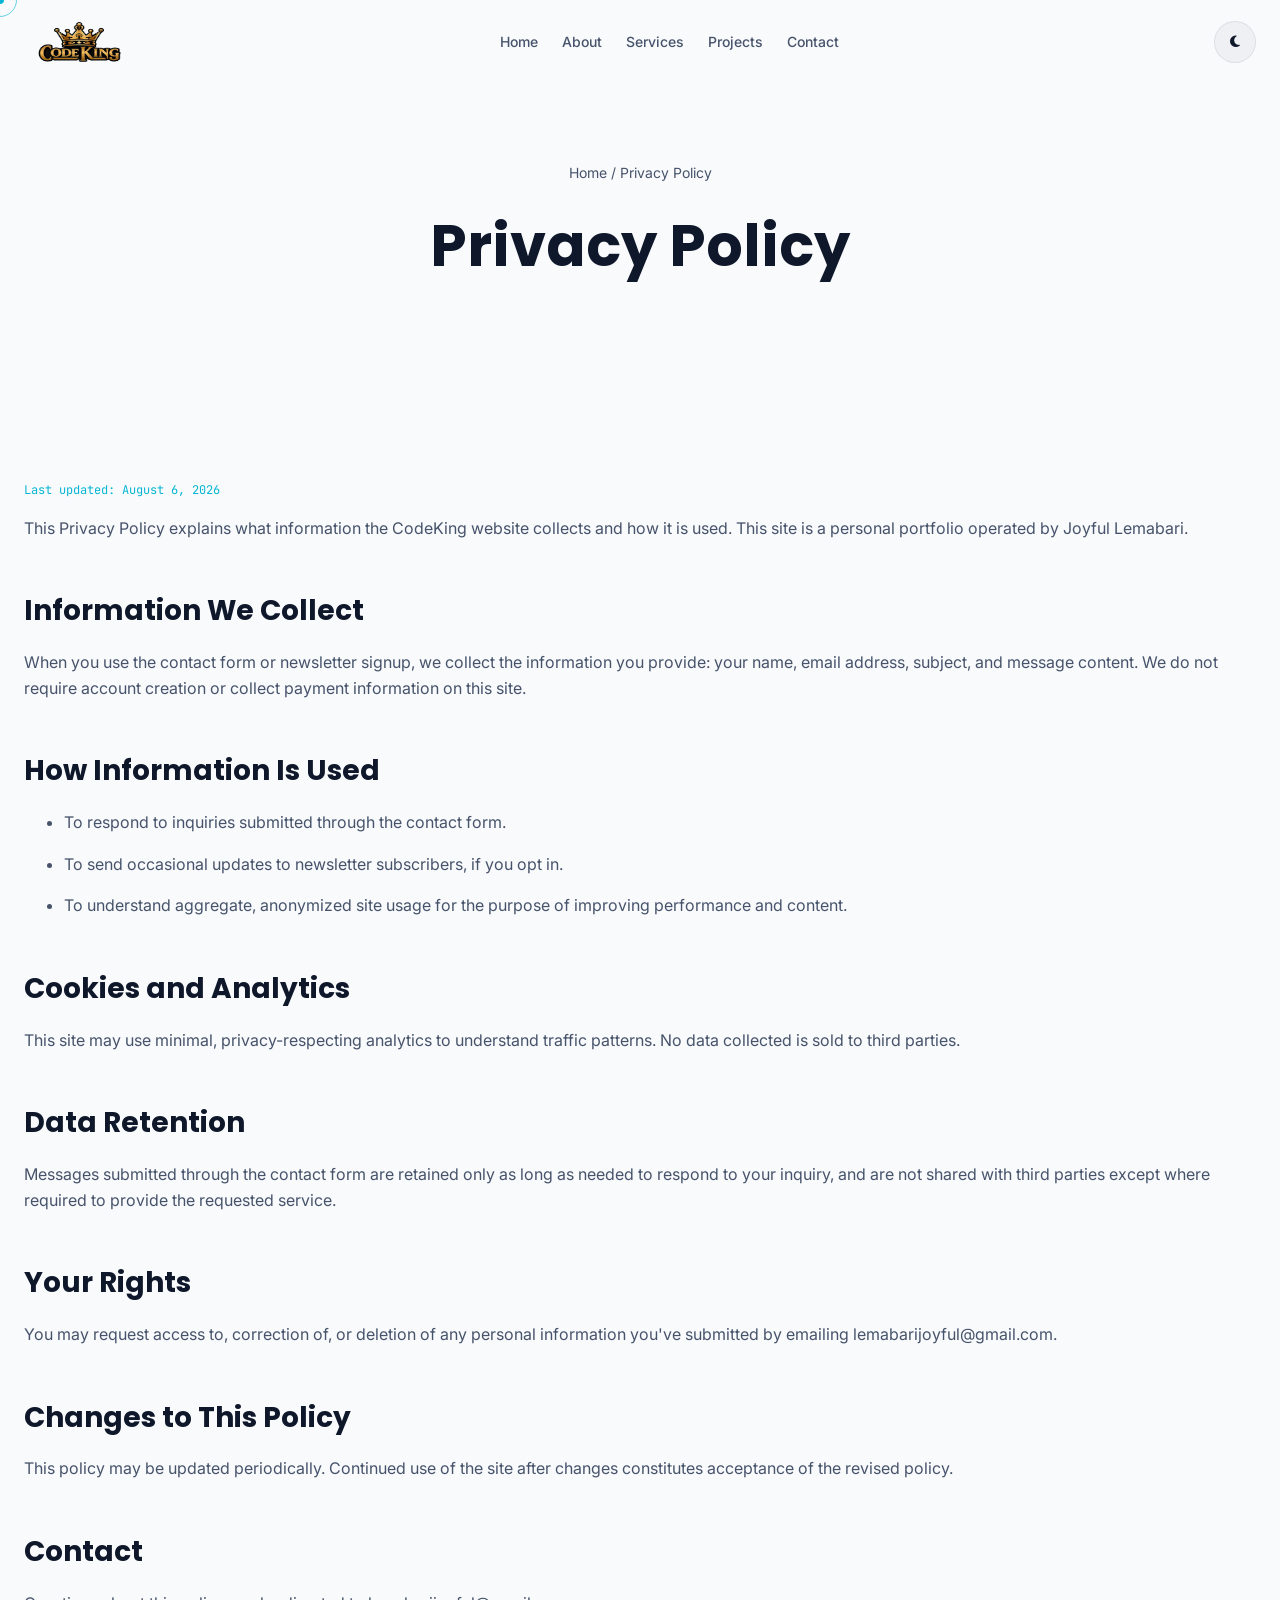
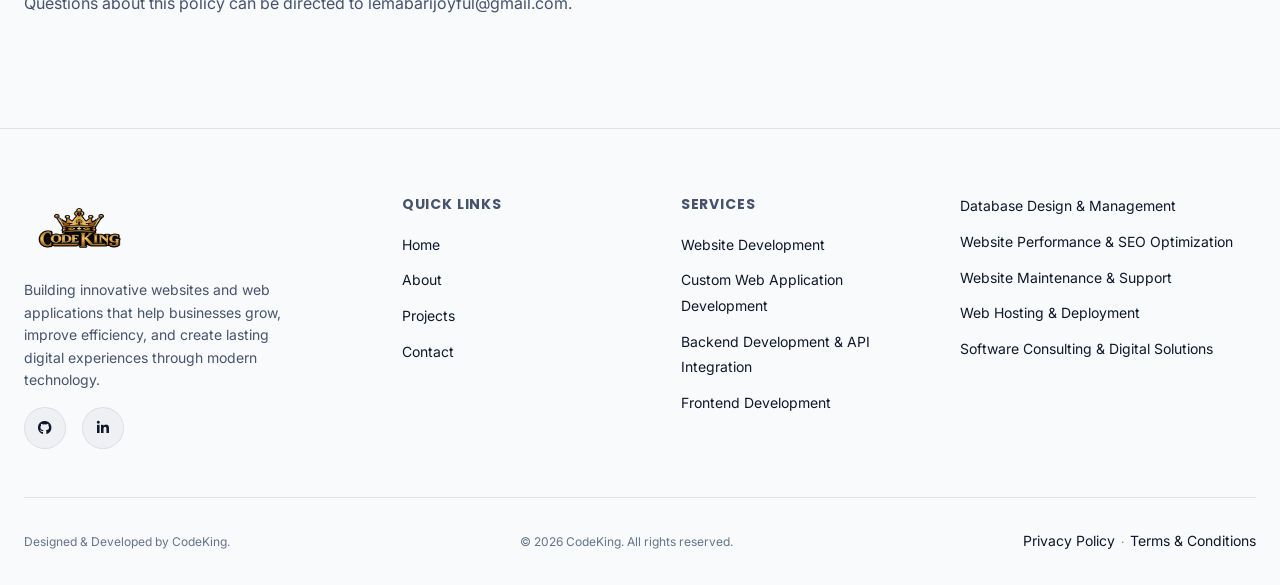
<file: privacy.html>
<!DOCTYPE html>
<html lang="en">
<head>
<meta charset="UTF-8">
<meta name="viewport" content="width=device-width, initial-scale=1.0">
<title>Privacy Policy | CodeKing</title>
<meta name="description" content="Privacy policy for the CodeKing website — how information submitted through this site is collected and used.">
<link rel="canonical" href="https://codeking-six.vercel.app/privacy.html">
<link rel="icon" href="images/logos/logo.png" type="image/png">
<link rel="preconnect" href="https://fonts.googleapis.com">
<link href="https://fonts.googleapis.com/css2?family=Poppins:wght@500;600;700&family=Inter:wght@400;500;600&family=JetBrains+Mono:wght@400;500;700&display=swap" rel="stylesheet">
<link rel="stylesheet" href="https://cdnjs.cloudflare.com/ajax/libs/font-awesome/6.5.1/css/all.min.css">
<link rel="stylesheet" href="css/variables.css">
<link rel="stylesheet" href="css/style.css">
<link rel="stylesheet" href="css/animations.css">
<link rel="stylesheet" href="css/utilities.css">
<link rel="stylesheet" href="css/responsive.css">
</head>
<body>
<a class="skip-link" href="#main">Skip to content</a>
<div class="cursor-dot"></div><div class="cursor-glow"></div>

<header class="header">
  <div class="container header__inner">
    <a href="index.html" class="brand"><span class="brand__mar"></span> <img src="images/logos/logo.png" alt="CodeKing Logo" style="height: 70px; width: 90px;"></a>
    <nav class="nav" aria-label="Primary">
      <ul class="nav__list">
        <li><a href="index.html" class="nav__link">Home</a></li>
        <li><a href="about.html" class="nav__link">About</a></li>
        <li><a href="services.html" class="nav__link">Services</a></li>
        <li><a href="projects.html" class="nav__link">Projects</a></li>
        <!-- <li><a href="resume.html" class="nav__link">Resume</a></li> -->
        <li><a href="contact.html" class="nav__link">Contact</a></li>
      </ul>
    </nav>
    <div class="header__actions">
      <button class="theme-toggle" id="themeToggle" aria-label="Toggle theme"><i class="fa-solid fa-sun"></i></button>
      <button class="nav-toggle" aria-label="Toggle menu" aria-expanded="false"><span></span><span></span><span></span></button>
    </div>
  </div>
</header>

<main id="main">
  <section class="page-hero">
    <div class="container"><p class="breadcrumbs"><a href="index.html">Home</a> / Privacy Policy</p><h1>Privacy Policy</h1></div>
  </section>
  <section class="section">
    <div class="container legal-content">
      <p class="updated">Last updated: August 6, 2026</p>
      <p>This Privacy Policy explains what information the CodeKing website collects and how it is used. This site is a personal portfolio operated by Joyful Lemabari.</p>

      <h2>Information We Collect</h2>
      <p>When you use the contact form or newsletter signup, we collect the information you provide: your name, email address, subject, and message content. We do not require account creation or collect payment information on this site.</p>

      <h2>How Information Is Used</h2>
      <ul>
        <li>To respond to inquiries submitted through the contact form.</li>
        <li>To send occasional updates to newsletter subscribers, if you opt in.</li>
        <li>To understand aggregate, anonymized site usage for the purpose of improving performance and content.</li>
      </ul>

      <h2>Cookies and Analytics</h2>
      <p>This site may use minimal, privacy-respecting analytics to understand traffic patterns. No data collected is sold to third parties.</p>

      <h2>Data Retention</h2>
      <p>Messages submitted through the contact form are retained only as long as needed to respond to your inquiry, and are not shared with third parties except where required to provide the requested service.</p>

      <h2>Your Rights</h2>
      <p>You may request access to, correction of, or deletion of any personal information you've submitted by emailing lemabarijoyful@gmail.com.</p>

      <h2>Changes to This Policy</h2>
      <p>This policy may be updated periodically. Continued use of the site after changes constitutes acceptance of the revised policy.</p>

      <h2>Contact</h2>
      <p>Questions about this policy can be directed to lemabarijoyful@gmail.com.</p>
    </div>
  </section>
</main>

<footer class="footer">
  <div class="container">
    <div class="footer__grid">
      <div class="footer__about">
        <a href="index.html" class="brand"><span class="brand__mar"></span> <img src="images/logos/logo.png" alt="CodeKing Logo" style="height: 70px; width: 90px;"></a>
        <p>Building innovative websites and web applications that help businesses grow, improve efficiency, and create lasting digital experiences through modern technology.</p>
        <div class="hero__socials">
          <a href="https://github.com/Joyful999" class="social-btn" aria-label="GitHub"><i class="fa-brands fa-github"></i></a>
          <a href="https://www.linkedin.com/in/joyful-lemabari-36b418353/" class="social-btn" aria-label="LinkedIn"><i class="fa-brands fa-linkedin-in"></i></a>
          <!-- <a href="#" class="social-btn" aria-label="X / Twitter"><i class="fa-brands fa-x-twitter"></i></a> -->
        </div>
      </div>
      <div>
        <h4>Quick Links</h4>
        <ul>
          <li><a href="index.html">Home</a></li>
          <li><a href="about.html">About</a></li>
          <li><a href="projects.html">Projects</a></li>
          <!-- <li><a href="resume.html">Resume</a></li> -->
          <li><a href="contact.html">Contact</a></li>
        </ul>
      </div>
      <div>
        <h4>Services</h4>
        <ul>
          <li><a href="services.html">Website Development</a></li>
          <li><a href="services.html">Custom Web Application Development</a></li>
          <li><a href="services.html">Backend Development &amp; API Integration</a></li>
          <li><a href="services.html">Frontend Development</a></li>
        </ul>
      </div>
      
      <div>
        <!-- <h4>Services</h4> -->
        <ul>
          
          <li><a href="services.html">Database Design &amp; Management</a></li>
          <li><a href="services.html">Website Performance &amp; SEO Optimization</a></li>
          <li><a href="services.html">Website Maintenance &amp; Support</a></li>
          <li><a href="services.html">Web Hosting &amp; Deployment</a></li>
          <li><a href="services.html">Software Consulting &amp; Digital Solutions</a></li>
        </ul>
      </div>
    </div>
    <div class="footer__bottom">
      </span> Designed & Developed by CodeKing.</span>
      <span>© <span id="currentYear">2026</span> CodeKing. All rights reserved.</span>
      <span><a href="privacy.html">Privacy Policy</a> &nbsp;·&nbsp; <a href="terms.html">Terms &amp; Conditions</a></span>
    </div>
  </div>
</footer>
<script src="js/utils.js"></script>
<script src="js/theme.js"></script>
<script src="js/main.js"></script>
</body>
</html>
</file>
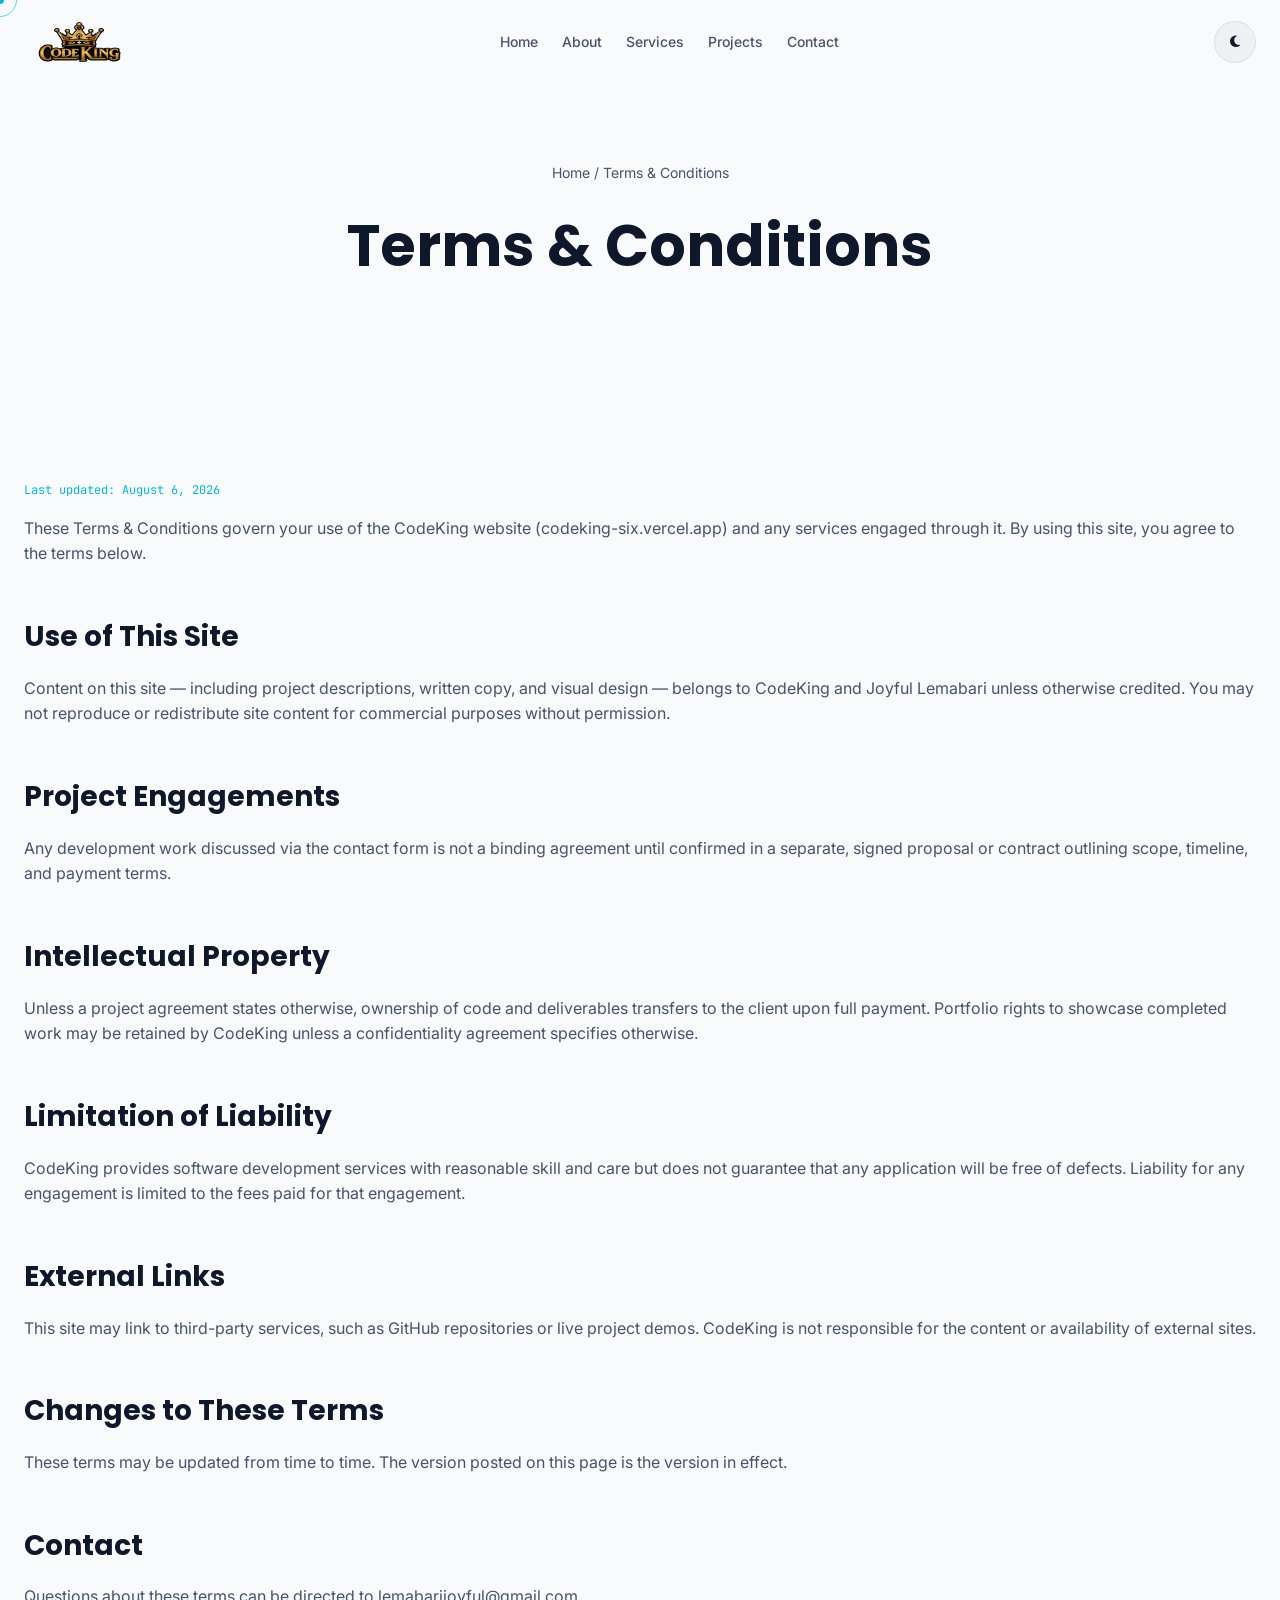
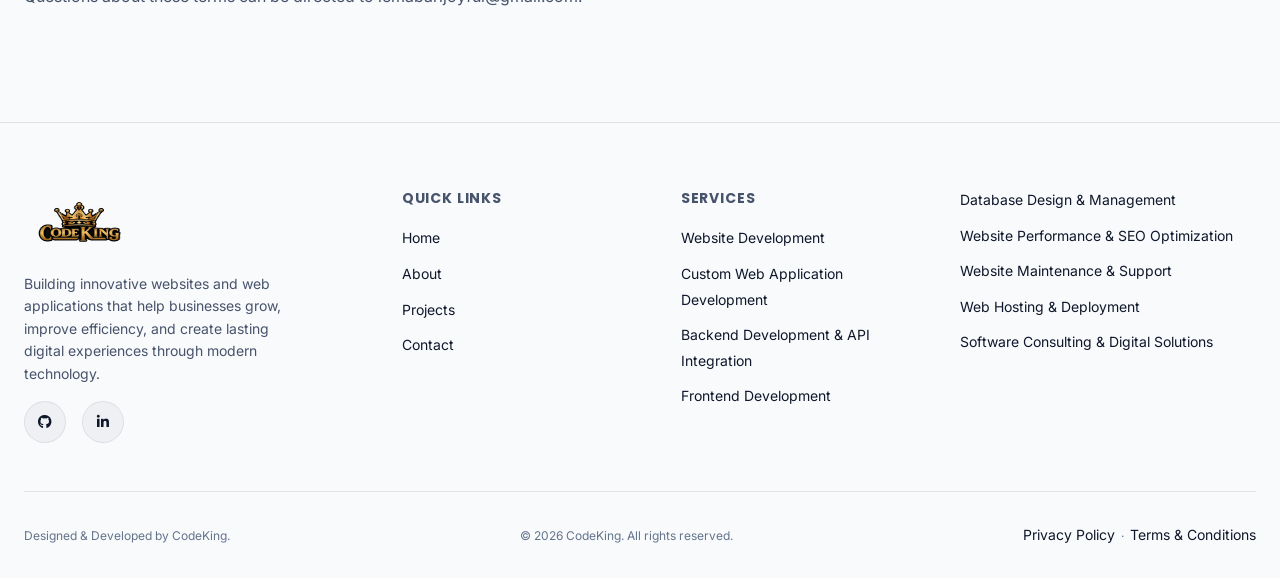
<file: terms.html>
<!DOCTYPE html>
<html lang="en">
<head>
<meta charset="UTF-8">
<meta name="viewport" content="width=device-width, initial-scale=1.0">
<title>Terms &amp; Conditions | CodeKing</title>
<meta name="description" content="Terms and conditions for using the CodeKing website and engaging CodeKing's software development services.">
<link rel="canonical" href="https://codeking-six.vercel.app/terms.html">
<link rel="icon" href="images/logos/logo.png" type="image/png">
<link rel="preconnect" href="https://fonts.googleapis.com">
<link href="https://fonts.googleapis.com/css2?family=Poppins:wght@500;600;700&family=Inter:wght@400;500;600&family=JetBrains+Mono:wght@400;500;700&display=swap" rel="stylesheet">
<link rel="stylesheet" href="https://cdnjs.cloudflare.com/ajax/libs/font-awesome/6.5.1/css/all.min.css">
<link rel="stylesheet" href="css/variables.css">
<link rel="stylesheet" href="css/style.css">
<link rel="stylesheet" href="css/animations.css">
<link rel="stylesheet" href="css/utilities.css">
<link rel="stylesheet" href="css/responsive.css">
</head>
<body>
<a class="skip-link" href="#main">Skip to content</a>
<div class="cursor-dot"></div><div class="cursor-glow"></div>

<header class="header">
  <div class="container header__inner">
    <a href="index.html" class="brand"><span class="brand__mar"></span> <img src="images/logos/logo.png" alt="CodeKing Logo" style="height: 70px; width: 90px;"></a>
    <nav class="nav" aria-label="Primary">
      <ul class="nav__list">
        <li><a href="index.html" class="nav__link">Home</a></li>
        <li><a href="about.html" class="nav__link">About</a></li>
        <li><a href="services.html" class="nav__link">Services</a></li>
        <li><a href="projects.html" class="nav__link">Projects</a></li>
        <!-- <li><a href="resume.html" class="nav__link">Resume</a></li> -->
        <li><a href="contact.html" class="nav__link">Contact</a></li>
      </ul>
    </nav>
    <div class="header__actions">
      <button class="theme-toggle" id="themeToggle" aria-label="Toggle theme"><i class="fa-solid fa-sun"></i></button>
      <button class="nav-toggle" aria-label="Toggle menu" aria-expanded="false"><span></span><span></span><span></span></button>
    </div>
  </div>
</header>

<main id="main">
  <section class="page-hero">
    <div class="container"><p class="breadcrumbs"><a href="index.html">Home</a> / Terms &amp; Conditions</p><h1>Terms &amp; Conditions</h1></div>
  </section>
  <section class="section">
    <div class="container legal-content">
      <p class="updated">Last updated: August 6, 2026</p>
      <p>These Terms &amp; Conditions govern your use of the CodeKing website (codeking-six.vercel.app) and any services engaged through it. By using this site, you agree to the terms below.</p>

      <h2>Use of This Site</h2>
      <p>Content on this site — including project descriptions, written copy, and visual design — belongs to CodeKing and Joyful Lemabari unless otherwise credited. You may not reproduce or redistribute site content for commercial purposes without permission.</p>

      <h2>Project Engagements</h2>
      <p>Any development work discussed via the contact form is not a binding agreement until confirmed in a separate, signed proposal or contract outlining scope, timeline, and payment terms.</p>

      <h2>Intellectual Property</h2>
      <p>Unless a project agreement states otherwise, ownership of code and deliverables transfers to the client upon full payment. Portfolio rights to showcase completed work may be retained by CodeKing unless a confidentiality agreement specifies otherwise.</p>

      <h2>Limitation of Liability</h2>
      <p>CodeKing provides software development services with reasonable skill and care but does not guarantee that any application will be free of defects. Liability for any engagement is limited to the fees paid for that engagement.</p>

      <h2>External Links</h2>
      <p>This site may link to third-party services, such as GitHub repositories or live project demos. CodeKing is not responsible for the content or availability of external sites.</p>

      <h2>Changes to These Terms</h2>
      <p>These terms may be updated from time to time. The version posted on this page is the version in effect.</p>

      <h2>Contact</h2>
      <p>Questions about these terms can be directed to lemabarijoyful@gmail.com.</p>
    </div>
  </section>
</main>

<footer class="footer">
  <div class="container">
    <div class="footer__grid">
      <div class="footer__about">
        <a href="index.html" class="brand"><span class="brand__mar"></span> <img src="images/logos/logo.png" alt="CodeKing Logo" style="height: 70px; width: 90px;"></a>
        <p>Building innovative websites and web applications that help businesses grow, improve efficiency, and create lasting digital experiences through modern technology.</p>
        <div class="hero__socials">
          <a href="https://github.com/Joyful999" class="social-btn" aria-label="GitHub"><i class="fa-brands fa-github"></i></a>
          <a href="https://www.linkedin.com/in/joyful-lemabari-36b418353/" class="social-btn" aria-label="LinkedIn"><i class="fa-brands fa-linkedin-in"></i></a>
          <!-- <a href="#" class="social-btn" aria-label="X / Twitter"><i class="fa-brands fa-x-twitter"></i></a> -->
        </div>
      </div>
      <div>
        <h4>Quick Links</h4>
        <ul>
          <li><a href="index.html">Home</a></li>
          <li><a href="about.html">About</a></li>
          <li><a href="projects.html">Projects</a></li>
          <!-- <li><a href="resume.html">Resume</a></li> -->
          <li><a href="contact.html">Contact</a></li>
        </ul>
      </div>
      <div>
        <h4>Services</h4>
        <ul>
          <li><a href="services.html">Website Development</a></li>
          <li><a href="services.html">Custom Web Application Development</a></li>
          <li><a href="services.html">Backend Development &amp; API Integration</a></li>
          <li><a href="services.html">Frontend Development</a></li>
        </ul>
      </div>
      
      <div>
        <!-- <h4>Services</h4> -->
        <ul>
          
          <li><a href="services.html">Database Design &amp; Management</a></li>
          <li><a href="services.html">Website Performance &amp; SEO Optimization</a></li>
          <li><a href="services.html">Website Maintenance &amp; Support</a></li>
          <li><a href="services.html">Web Hosting &amp; Deployment</a></li>
          <li><a href="services.html">Software Consulting &amp; Digital Solutions</a></li>
        </ul>
      </div>
    </div>
    <div class="footer__bottom">
      </span> Designed & Developed by CodeKing.</span>
      <span>© <span id="currentYear">2026</span> CodeKing. All rights reserved.</span>
      <span><a href="privacy.html">Privacy Policy</a> &nbsp;·&nbsp; <a href="terms.html">Terms &amp; Conditions</a></span>
    </div>
  </div>
</footer>
<script src="js/utils.js"></script>
<script src="js/theme.js"></script>
<script src="js/main.js"></script>
</body>
</html>
</file>
<file: css/variables.css>
/* ==========================================================================
   CodeKing — Design Tokens
   ========================================================================== */
:root {
  /* Brand colors */
  --color-primary: #2563EB;
  --color-secondary: #7C3AED;
  --color-accent: #06B6D4;
  --color-dark: #0F172A;
  --color-light: #F8FAFC;
  --color-gray: #64748B;
  --color-success: #10B981;

  /* Derived surfaces (dark theme default) */
  --bg-base: #0B1120;
  --bg-elevated: #101a30;
  --bg-elevated-2: #16213d;
  --surface-glass: rgba(248, 250, 252, 0.06);
  --surface-glass-border: rgba(248, 250, 252, 0.12);
  --text-primary: #F8FAFC;
  --text-secondary: #A9B4C8;
  --text-muted: #64748B;
  --border-soft: rgba(148, 163, 184, 0.16);

  --gradient-brand: linear-gradient(135deg, var(--color-primary) 0%, var(--color-secondary) 55%, var(--color-accent) 100%);
  --gradient-radial-glow: radial-gradient(circle at center, rgba(37,99,235,0.35), transparent 70%);
  --gradient-crown: conic-gradient(from 220deg, var(--color-accent), var(--color-secondary), var(--color-primary), var(--color-accent));

  /* Typography */
  --font-heading: 'Poppins', sans-serif;
  --font-body: 'Inter', sans-serif;
  --font-code: 'JetBrains Mono', monospace;

  --fs-xs: 0.75rem;
  --fs-sm: 0.875rem;
  --fs-base: 1rem;
  --fs-md: 1.125rem;
  --fs-lg: 1.375rem;
  --fs-xl: 1.75rem;
  --fs-2xl: 2.25rem;
  --fs-3xl: 3rem;
  --fs-4xl: 4rem;
  --fs-5xl: 5.5rem;

  /* Spacing scale */
  --space-1: 0.25rem;
  --space-2: 0.5rem;
  --space-3: 0.75rem;
  --space-4: 1rem;
  --space-6: 1.5rem;
  --space-8: 2rem;
  --space-12: 3rem;
  --space-16: 4rem;
  --space-24: 6rem;
  --space-32: 8rem;

  /* Radii & shadows */
  --radius-sm: 8px;
  --radius-md: 16px;
  --radius-lg: 24px;
  --radius-full: 999px;
  --shadow-soft: 0 10px 40px -12px rgba(2, 6, 23, 0.55);
  --shadow-glow: 0 0 0 1px rgba(37,99,235,0.25), 0 20px 60px -20px rgba(124,58,237,0.45);

  /* Motion */
  --ease-premium: cubic-bezier(0.16, 1, 0.3, 1);
  --dur-fast: 0.2s;
  --dur-med: 0.45s;
  --dur-slow: 0.9s;

  --container-max: 1280px;
  --header-h: 84px;
}

/* Light theme overrides */
[data-theme="light"] {
  --bg-base: #F8FAFC;
  --bg-elevated: #FFFFFF;
  --bg-elevated-2: #EEF2FA;
  --surface-glass: rgba(15, 23, 42, 0.04);
  --surface-glass-border: rgba(15, 23, 42, 0.08);
  --text-primary: #0F172A;
  --text-secondary: #47536b;
  --text-muted: #64748B;
  --border-soft: rgba(15, 23, 42, 0.1);
  --shadow-soft: 0 10px 40px -12px rgba(15, 23, 42, 0.15);
}
</file>
<file: css/style.css>
/* ==========================================================================
   CodeKing — Core Styles
   ========================================================================== */
*, *::before, *::after { box-sizing: border-box; }
html { scroll-behavior: smooth; }
body {
  margin: 0;
  font-family: var(--font-body);
  background: var(--bg-base);
  color: var(--text-primary);
  line-height: 1.6;
  overflow-x: hidden;
  transition: background var(--dur-med) var(--ease-premium), color var(--dur-med) var(--ease-premium);
}
img { max-width: 100%; display: block; }
a { color: inherit; }
h1,h2,h3,h4 { font-family: var(--font-heading); margin: 0; }
button, input, textarea { font-family: inherit; }
:focus-visible { outline: 2px solid var(--color-accent); outline-offset: 3px; }

/* ---------- Page loader ---------- */
.loader {
  position: fixed; inset: 0; z-index: 9999;
  background: var(--bg-base);
  display: flex; align-items: center; justify-content: center;
  transition: opacity 0.6s var(--ease-premium), visibility 0.6s;
}
.loader.is-hidden { opacity: 0; visibility: hidden; pointer-events: none; }
.loader__mark {
  width: 64px; height: 64px;
  border-radius: 50%;
  background: var(--gradient-crown);
  animation: spinSlow 1.4s linear infinite;
  -webkit-mask: radial-gradient(farthest-side, transparent calc(100% - 4px), #000 0);
  mask: radial-gradient(farthest-side, transparent calc(100% - 4px), #000 0);
}

/* ---------- Scroll progress ---------- */
.scroll-progress {
  position: fixed; top: 0; left: 0; height: 3px;
  background: var(--gradient-brand);
  width: 0%;
  z-index: 1001;
}

/* ---------- Custom cursor ---------- */
.cursor-dot, .cursor-glow {
  position: fixed; top: 0; left: 0;
  border-radius: 50%;
  pointer-events: none;
  z-index: 1000;
  transform: translate(-50%, -50%);
}
.cursor-dot { width: 8px; height: 8px; background: var(--color-accent); transition: transform 0.12s var(--ease-premium); }
.cursor-glow {
  width: 34px; height: 34px;
  border: 1.5px solid rgba(6,182,212,0.6);
  transition: width .25s var(--ease-premium), height .25s var(--ease-premium), transform .12s linear, border-color .2s;
}
.cursor-glow.is-active { width: 54px; height: 54px; border-color: var(--color-secondary); }
@media (hover: none), (pointer: coarse) { .cursor-dot, .cursor-glow { display: none; } }

/* ---------- Header ---------- */
.header {
  position: fixed; top: 0; inset-inline: 0; z-index: 900;
  height: var(--header-h);
  display: flex; align-items: center;
  transition: background var(--dur-fast) var(--ease-premium), height var(--dur-fast) var(--ease-premium), border-color var(--dur-fast);
  border-bottom: 1px solid transparent;
}
.header.is-scrolled {
  height: 68px;
  background: color-mix(in srgb, var(--bg-base) 78%, transparent);
  backdrop-filter: blur(14px);
  border-color: var(--border-soft);
}
.header__inner { display: flex; align-items: center; justify-content: space-between; width: 100%; }
.brand { display: flex; align-items: center; gap: 10px; font-family: var(--font-heading); font-weight: 600; font-size: var(--fs-md); text-decoration: none; letter-spacing: -0.01em; }
.brand__mark {
  width: 34px; height: 34px; border-radius: 10px;
  background: var(--gradient-brand);
  display: flex; align-items: center; justify-content: center;
  color: #fff; font-family: var(--font-code); font-weight: 700; font-size: 0.85rem;
  box-shadow: var(--shadow-glow);
}
.nav { display: flex; align-items: center; gap: var(--space-8); }
.nav__list { list-style: none; display: flex; gap: var(--space-6); margin: 0; padding: 0; }
.nav__link {
  position: relative; text-decoration: none; font-size: var(--fs-sm); font-weight: 500;
  color: var(--text-secondary); padding-block: 6px;
}
.nav__link::after {
  content: ''; position: absolute; left: 0; bottom: 0; height: 2px; width: 0;
  background: var(--gradient-brand); transition: width var(--dur-fast) var(--ease-premium);
}
.nav__link:hover, .nav__link.is-active { color: var(--text-primary); }
.nav__link:hover::after, .nav__link.is-active::after { width: 100%; }

.header__actions { display: flex; align-items: center; gap: var(--space-4); }
.theme-toggle {
  width: 42px; height: 42px; border-radius: 50%;
  border: 1px solid var(--surface-glass-border); background: var(--surface-glass);
  color: var(--text-primary); cursor: pointer; display: grid; place-items: center;
  transition: transform var(--dur-fast) var(--ease-premium), border-color var(--dur-fast);
}
.theme-toggle:hover { border-color: var(--color-accent); transform: rotate(20deg); }
.nav-toggle {
  display: none; width: 42px; height: 42px; border-radius: 10px; border: 1px solid var(--surface-glass-border);
  background: var(--surface-glass); color: var(--text-primary); cursor: pointer;
  flex-direction: column; gap: 5px; align-items: center; justify-content: center;
}
.nav-toggle span { width: 18px; height: 2px; background: currentColor; border-radius: 2px; transition: transform .3s var(--ease-premium), opacity .3s; }
.nav-toggle.is-open span:nth-child(1) { transform: translateY(7px) rotate(45deg); }
.nav-toggle.is-open span:nth-child(2) { opacity: 0; }
.nav-toggle.is-open span:nth-child(3) { transform: translateY(-7px) rotate(-45deg); }

/* ---------- Hero ---------- */
.hero {
  min-height: 100svh; position: relative; display: flex; align-items: center;
  padding-top: var(--header-h);
  overflow: hidden;
}
.hero__bg { position: absolute; inset: 0; z-index: 0; overflow: hidden; }
.hero__bg::before {
  content: ''; position: absolute; inset: -10%;
  background:
    radial-gradient(38% 32% at 18% 22%, rgba(37,99,235,0.35), transparent 70%),
    radial-gradient(42% 38% at 82% 18%, rgba(124,58,237,0.32), transparent 70%),
    radial-gradient(46% 40% at 55% 88%, rgba(6,182,212,0.22), transparent 70%);
  filter: blur(10px);
}
.blob {
  position: absolute; border-radius: 50%;
  filter: blur(60px); opacity: 0.55;
  animation: blobMove 16s ease-in-out infinite;
}
.blob--1 { width: 380px; height: 380px; background: var(--color-primary); top: -60px; left: -80px; }
.blob--2 { width: 420px; height: 420px; background: var(--color-secondary); bottom: -100px; right: -100px; animation-duration: 20s; }
.blob--3 { width: 300px; height: 300px; background: var(--color-accent); top: 40%; left: 60%; animation-duration: 24s; }

.grid-overlay {
  position: absolute; inset: 0;
  background-image: linear-gradient(var(--border-soft) 1px, transparent 1px), linear-gradient(90deg, var(--border-soft) 1px, transparent 1px);
  background-size: 56px 56px;
  mask-image: radial-gradient(ellipse 70% 60% at 50% 40%, #000 40%, transparent 100%);
  opacity: 0.5;
}
.particles { position: absolute; inset: 0; pointer-events: none; }
.particle {
  position: absolute; width: 3px; height: 3px; border-radius: 50%;
  background: var(--color-accent); box-shadow: 0 0 8px 2px var(--color-accent);
  animation: floatY 7s ease-in-out infinite;
  opacity: 0.7;
}
.mouse-glow {
  position: absolute; width: 480px; height: 480px; border-radius: 50%;
  background: var(--gradient-radial-glow);
  pointer-events: none; z-index: 1;
  transform: translate(-50%,-50%);
  transition: opacity .3s;
}

.hero__content {
  position: relative; z-index: 2;
  display: grid; grid-template-columns: 1.15fr 0.85fr; gap: var(--space-16);
  align-items: center; width: 100%;
}
.hero__kicker { display: flex; align-items: center; gap: 10px; margin-bottom: var(--space-6); }
.hero__hand { font-family: var(--font-code); color: var(--color-accent); font-size: var(--fs-sm); letter-spacing: 0.05em; }
.hero__title {
  font-size: clamp(2.4rem, 5.4vw, var(--fs-5xl));
  font-weight: 700; line-height: 1.04; letter-spacing: -0.02em;
  margin-bottom: var(--space-6);
}
.hero__title .line { display: block; overflow: hidden; }
.hero__role { font-family: var(--font-code); font-size: clamp(var(--fs-md), 2vw, var(--fs-xl)); color: var(--text-secondary); min-height: 1.6em; margin-bottom: var(--space-6); }
.hero__role .typed-cursor { color: var(--color-accent); }
.hero__desc { color: var(--text-secondary); max-width: 46ch; font-size: var(--fs-md); margin-bottom: var(--space-8); }
.hero__cta { display: flex; gap: var(--space-4); flex-wrap: wrap; margin-bottom: var(--space-12); }
.hero__socials { display: flex; gap: var(--space-4); }
.social-btn {
  width: 42px; height: 42px; border-radius: 50%; display: grid; place-items: center;
  border: 1px solid var(--surface-glass-border); background: var(--surface-glass); text-decoration: none;
  color: var(--text-secondary); transition: all var(--dur-fast) var(--ease-premium);
}
.social-btn:hover { color: #fff; background: var(--gradient-brand); border-color: transparent; transform: translateY(-4px); }

.hero__visual { position: relative; display: flex; justify-content: center; }
.portrait-frame {
  position: relative; width: min(380px, 90%); aspect-ratio: 1/1.08;
  border-radius: 32px;
  background: var(--gradient-brand);
  padding: 3px;
  animation: floatY 6s ease-in-out infinite;
}
.portrait-frame__inner {
  width: 100%; height: 100%; border-radius: 30px;
  background: var(--bg-elevated);
  display: flex; align-items: center; justify-content: center;
  overflow: hidden; position: relative;
}
.portrait-frame__inner .placeholder-portrait {
  width: 100%; height: 100%;
  background: linear-gradient(160deg, var(--bg-elevated-2), var(--bg-elevated));
  display: flex; align-items: center; justify-content: center;
  font-family: var(--font-code); color: var(--color-accent); font-size: 5rem; font-weight: 700;
}
.floating-badge {
  position: absolute; bottom: 8%; z-index: 2; padding: 10px 16px; border-radius: var(--radius-md);
  display: flex; align-items: center; gap: 8px; font-size: var(--fs-xs); font-weight: 600;
  animation: floatY 5s ease-in-out infinite;
}
.floating-badge--1 { left: 2%; animation-delay: .3s; }
.floating-badge--2 { right: 2%; animation-delay: 1s; }
.floating-badge i { color: var(--color-success); }

.scroll-indicator {
  position: absolute; bottom: var(--space-8); left: 50%; transform: translateX(-50%);
  display: flex; flex-direction: column; align-items: center; gap: 8px;
  font-size: var(--fs-xs); color: var(--text-muted); z-index: 2;
}
.scroll-indicator__mouse { width: 22px; height: 34px; border: 2px solid var(--border-soft); border-radius: 12px; position: relative; }
.scroll-indicator__mouse::before {
  content: ''; position: absolute; top: 6px; left: 50%; width: 4px; height: 8px; border-radius: 2px;
  background: var(--color-accent); transform: translateX(-50%); animation: bounceDown 1.6s ease-in-out infinite;
}

/* ---------- Section shared ---------- */
.section-label-row { display: flex; align-items: flex-end; justify-content: space-between; flex-wrap: wrap; gap: var(--space-6); margin-bottom: var(--space-12); }

/* ---------- About ---------- */
.about__grid { display: grid; grid-template-columns: 0.85fr 1.15fr; gap: var(--space-16); align-items: start; }
.about__visual { position: relative; }
.about__frame { border-radius: var(--radius-lg); overflow: hidden; background: var(--gradient-brand); padding: 3px; }
.about__frame-inner { border-radius: 22px; overflow: hidden; background: var(--bg-elevated); aspect-ratio: 4/5; display:flex; align-items:center; justify-content:center; }
.about__frame-inner .placeholder-portrait { width:100%; height:100%; background: linear-gradient(160deg, var(--bg-elevated-2), var(--bg-elevated)); display:flex; align-items:center; justify-content:center; color: var(--color-secondary); font-size: 3.6rem; font-family: var(--font-code); font-weight:700; }
.about__tabs { display: flex; gap: var(--space-3); margin-bottom: var(--space-6); flex-wrap: wrap; }
.tab-btn {
  padding: 9px 18px; border-radius: var(--radius-full); border: 1px solid var(--surface-glass-border);
  background: var(--surface-glass); color: var(--text-secondary); cursor: pointer; font-size: var(--fs-sm); font-weight: 500;
  transition: all var(--dur-fast) var(--ease-premium);
}
.tab-btn.is-active { background: var(--gradient-brand); color: #fff; border-color: transparent; }
.tab-panel { display: none; color: var(--text-secondary); }
.tab-panel.is-active { display: block; animation: fadeInUp .5s var(--ease-premium); }
.tab-panel ul { padding-left: 1.1em; }
.tab-panel li { margin-bottom: 6px; }

.stats-grid { display: grid; grid-template-columns: repeat(4, 1fr); gap: var(--space-4); margin-top: var(--space-12); }
.stat-card { text-align: center; padding: var(--space-6) var(--space-4); border-radius: var(--radius-md); }
.stat-card__num { font-family: var(--font-heading); font-size: var(--fs-3xl); font-weight: 700; background: var(--gradient-brand); -webkit-background-clip: text; background-clip: text; color: transparent; }
.stat-card__label { color: var(--text-secondary); font-size: var(--fs-sm); margin-top: 4px; }

/* ---------- Skills ---------- */
.skills-grid { display: grid; grid-template-columns: repeat(4, 1fr); gap: var(--space-6); }
.skill-card { position: relative; text-align: center; }
.skill-card__icon { width: 56px; height: 56px; border-radius: var(--radius-md); display: grid; place-items: center; margin: 0 auto var(--space-4); background: var(--surface-glass); font-size: 1.4rem; color: var(--color-accent); }
.skill-card h3 { font-size: var(--fs-md); margin-bottom: var(--space-3); }
.skill-tags { display: flex; flex-wrap: wrap; gap: 8px; justify-content: center; }
.skill-tag { font-size: var(--fs-xs); font-family: var(--font-code); color: var(--text-secondary); border: 1px solid var(--border-soft); padding: 4px 10px; border-radius: var(--radius-full); }

/* ---------- Services ---------- */
.services-grid { display: grid; grid-template-columns: repeat(3, 1fr); gap: var(--space-6); }
.service-card { position: relative; overflow: hidden; transition: transform var(--dur-med) var(--ease-premium), border-color var(--dur-fast); }
.service-card:hover { transform: translateY(-8px); border-color: var(--color-accent); }
.service-card__icon { width: 52px; height: 52px; border-radius: var(--radius-sm); display: grid; place-items: center; background: var(--gradient-brand); color: #fff; font-size: 1.25rem; margin-bottom: var(--space-6); }
.service-card h3 { font-size: var(--fs-lg); margin-bottom: var(--space-3); }
.service-card p { color: var(--text-secondary); font-size: var(--fs-sm); }
.service-card__num { position: absolute; top: var(--space-6); right: var(--space-6); font-family: var(--font-code); color: var(--border-soft); font-size: var(--fs-2xl); font-weight: 700; }

/* ---------- Projects ---------- */
.project-filters { display: flex; gap: var(--space-3); flex-wrap: wrap; margin-bottom: var(--space-12); }
.filter-btn {
  padding: 8px 18px; border-radius: var(--radius-full); border: 1px solid var(--surface-glass-border);
  background: transparent; color: var(--text-secondary); cursor: pointer; font-size: var(--fs-sm);
  transition: all var(--dur-fast) var(--ease-premium);
}
.filter-btn.is-active, .filter-btn:hover { background: var(--gradient-brand); color: #fff; border-color: transparent; }
.projects-grid { display: grid; grid-template-columns: repeat(3, 1fr); gap: var(--space-6); }
.project-card { border-radius: var(--radius-md); overflow: hidden; cursor: pointer; transition: transform var(--dur-med) var(--ease-premium); }
.project-card:hover { transform: translateY(-6px); }
.project-card__media { aspect-ratio: 16/10; position: relative; overflow: hidden; background: var(--gradient-brand); }
.project-card__media .ph-icon { position:absolute; inset:0; display:flex; align-items:center; justify-content:center; font-size: 2.6rem; color: rgba(255,255,255,0.85); }
.project-card__media::after { content:''; position:absolute; inset:0; background: linear-gradient(180deg, transparent 40%, rgba(2,6,23,0.75)); opacity: 0; transition: opacity var(--dur-fast); }
.project-card:hover .project-card__media::after { opacity: 1; }
.project-card__body { padding: var(--space-6); border: 1px solid var(--border-soft); border-top: none; border-radius: 0 0 var(--radius-md) var(--radius-md); }
.project-card__cat { font-family: var(--font-code); font-size: var(--fs-xs); color: var(--color-accent); text-transform: uppercase; letter-spacing: .06em; }
.project-card__body h3 { margin-block: var(--space-2); font-size: var(--fs-lg); }
.project-card__body p { color: var(--text-secondary); font-size: var(--fs-sm); margin-bottom: var(--space-4); }
.tech-pills { display: flex; flex-wrap: wrap; gap: 6px; }
.tech-pill { font-size: 0.7rem; font-family: var(--font-code); padding: 3px 9px; border-radius: var(--radius-full); background: var(--surface-glass); color: var(--text-secondary); }

/* Modal */
.modal-overlay {
  position: fixed; inset: 0; background: rgba(2,6,23,0.75); backdrop-filter: blur(6px);
  display: flex; align-items: center; justify-content: center; z-index: 1200; padding: var(--space-6);
  opacity: 0; pointer-events: none; transition: opacity var(--dur-med) var(--ease-premium);
}
.modal-overlay.is-open { opacity: 1; pointer-events: auto; }
.modal {
  max-width: 640px; width: 100%; border-radius: var(--radius-lg); background: var(--bg-elevated);
  border: 1px solid var(--border-soft); padding: var(--space-8); position: relative; max-height: 85vh; overflow-y: auto;
  transform: translateY(30px) scale(0.97); transition: transform var(--dur-med) var(--ease-premium);
}
.modal-overlay.is-open .modal { transform: translateY(0) scale(1); }
.modal__close { position: absolute; top: var(--space-6); right: var(--space-6); background: var(--surface-glass); border: 1px solid var(--surface-glass-border); width: 36px; height: 36px; border-radius: 50%; cursor: pointer; color: var(--text-primary); }
.modal__media { aspect-ratio: 16/9; border-radius: var(--radius-md); background: var(--gradient-brand); display:flex; align-items:center; justify-content:center; font-size: 3rem; color: rgba(255,255,255,0.85); margin-bottom: var(--space-6); overflow: hidden; }
.modal__media img { width: 100%; height: 100%; object-fit: cover; display: block; }
.modal__actions { display: flex; gap: var(--space-3); margin-top: var(--space-6); }

/* ---------- Timeline ---------- */
.timeline { position: relative; max-width: 760px; margin-inline: auto; }
.timeline::before { content: ''; position: absolute; left: 20px; top: 0; bottom: 0; width: 2px; background: var(--gradient-brand); opacity: .5; }
.timeline-item { position: relative; padding-left: 58px; margin-bottom: var(--space-12); }
.timeline-item::before {
  content: ''; position: absolute; left: 11px; top: 4px; width: 18px; height: 18px; border-radius: 50%;
  background: var(--bg-base); border: 3px solid var(--color-accent);
}
.timeline-item__year { font-family: var(--font-code); color: var(--color-accent); font-size: var(--fs-sm); }
.timeline-item h3 { font-size: var(--fs-lg); margin-block: 4px 6px; }
.timeline-item p { color: var(--text-secondary); font-size: var(--fs-sm); }

/* ---------- Certifications ---------- */
.cert-grid { display: grid; grid-template-columns: repeat(2, minmax(0, 1fr)); gap: var(--space-6); }
.cert-card { display: flex; gap: var(--space-4); align-items: flex-start; }
.cert-card__icon { width: 46px; height: 46px; border-radius: var(--radius-sm); background: var(--surface-glass); display: grid; place-items: center; color: var(--color-success); flex-shrink: 0; }
.cert-card h3 { font-size: var(--fs-md); margin-bottom: 4px; }
.cert-card .cert-meta { font-size: var(--fs-xs); color: var(--text-muted); margin-bottom: var(--space-3); }
.cert-card a { font-size: var(--fs-xs); color: var(--color-accent); text-decoration: none; font-weight: 600; }

/* ---------- Testimonials ---------- */
.testimonial-track { overflow: hidden; }
.testimonial-slides { display: flex; transition: transform .6s var(--ease-premium); }
.testimonial-slide { min-width: 100%; padding: var(--space-4); }
.testimonial-card { max-width: 640px; margin-inline: auto; text-align: center; padding: var(--space-12); }
.testimonial-card__avatar { width: 68px; height: 68px; border-radius: 50%; margin: 0 auto var(--space-4); background: var(--gradient-brand); display:flex; align-items:center; justify-content:center; font-family: var(--font-heading); font-weight:700; color:#fff; }
.testimonial-card__stars { color: #FBBF24; margin-bottom: var(--space-4); font-size: var(--fs-sm); }
.testimonial-card p.quote { font-size: var(--fs-md); color: var(--text-secondary); margin-bottom: var(--space-4); }
.testimonial-card__meta { font-size: var(--fs-sm); font-weight: 600; }
.testimonial-card__meta span { display: block; font-weight: 400; color: var(--text-muted); font-size: var(--fs-xs); }
.testimonial-dots { display: flex; justify-content: center; gap: 8px; margin-top: var(--space-6); }
.dot { width: 8px; height: 8px; border-radius: 50%; background: var(--border-soft); cursor: pointer; border: none; padding: 0; }
.dot.is-active { background: var(--color-accent); width: 22px; border-radius: var(--radius-full); transition: all var(--dur-fast); }

/* ---------- Tech stack marquee ---------- */
.marquee { overflow: hidden; position: relative; -webkit-mask-image: linear-gradient(90deg, transparent, #000 8%, #000 92%, transparent); mask-image: linear-gradient(90deg, transparent, #000 8%, #000 92%, transparent); }
.marquee__track { display: flex; gap: var(--space-16); width: max-content; animation: marquee 26s linear infinite; }
.marquee__item { display: flex; flex-direction: column; align-items: center; gap: 8px; color: var(--text-secondary); font-size: var(--fs-xs); }
.marquee__item i { font-size: 2rem; color: var(--text-secondary); transition: color var(--dur-fast), transform var(--dur-fast); }
.marquee__item:hover i { color: var(--color-accent); transform: translateY(-4px); }

/* ---------- Resume ---------- */
.resume-panel { display: grid; grid-template-columns: 1fr 1fr; gap: var(--space-16); align-items: center; }
.resume-preview { aspect-ratio: 3/4; border-radius: var(--radius-md); background: var(--bg-elevated); border: 1px solid var(--border-soft); padding: var(--space-8); position: relative; overflow: hidden; }
.resume-preview::before { content: ''; position: absolute; top: 0; left: 0; right:0; height: 6px; background: var(--gradient-brand); }
.resume-preview .line { height: 8px; border-radius: 4px; background: var(--surface-glass); margin-bottom: 12px; }
.resume-preview .line.w60 { width: 60%; } .resume-preview .line.w80 { width: 80%; } .resume-preview .line.w40 { width: 40%; }

/* ---------- Contact ---------- */
.contact-grid { display: grid; grid-template-columns: 0.9fr 1.1fr; gap: var(--space-16); }
.contact-info-list { display: flex; flex-direction: column; gap: var(--space-6); margin-top: var(--space-8); }
.contact-info-item { display: flex; gap: var(--space-4); align-items: flex-start; }
.contact-info-item i { width: 44px; height: 44px; border-radius: var(--radius-sm); background: var(--surface-glass); display: grid; place-items: center; color: var(--color-accent); flex-shrink: 0; }
.contact-info-item span { display: block; font-size: var(--fs-xs); color: var(--text-muted); }
.map-embed { margin-top: var(--space-8); border-radius: var(--radius-md); overflow: hidden; aspect-ratio: 16/9; border: 1px solid var(--border-soft); }
.map-embed iframe { width: 100%; height: 100%; border: 0; filter: grayscale(0.4) invert(0.9) contrast(0.9); }
[data-theme="light"] .map-embed iframe { filter: none; }

.form-group { margin-bottom: var(--space-6); position: relative; }
.form-group label { display: block; font-size: var(--fs-sm); margin-bottom: 8px; color: var(--text-secondary); }
.form-group input, .form-group textarea, .form-group select {
  width: 100%; padding: 14px 16px; border-radius: var(--radius-sm);
  border: 1px solid var(--border-soft); background: var(--surface-glass); color: var(--text-primary);
  font-size: var(--fs-base); transition: border-color var(--dur-fast), box-shadow var(--dur-fast), transform var(--dur-fast);
}
.form-group input:focus, .form-group textarea:focus, .form-group select:focus {
  border-color: var(--color-accent); box-shadow: 0 0 0 3px rgba(6,182,212,0.15); outline: none; transform: translateY(-1px);
}
.form-group select {
  appearance: none;
  -webkit-appearance: none;
  -moz-appearance: none;
  padding-right: 44px;
  cursor: pointer;
  background: linear-gradient(135deg, rgba(15,23,42,0.96), rgba(2,6,23,0.96));
  color: #fff;
  background-image: linear-gradient(45deg, transparent 50%, #fff 50%),
    linear-gradient(135deg, #fff 50%, transparent 50%);
  background-position: calc(100% - 18px) calc(50% - 2px), calc(100% - 12px) calc(50% - 2px);
  background-size: 6px 6px, 6px 6px;
  background-repeat: no-repeat;
  box-shadow: inset 0 1px 0 rgba(255,255,255,0.06);
}
.form-group select option {
  background: #0f172a;
  color: #fff;
}
.form-row { display: grid; grid-template-columns: 1fr 1fr; gap: var(--space-4); }
.form-error { font-size: var(--fs-xs); color: #F87171; margin-top: 6px; min-height: 1em; }
.form-status { margin-top: var(--space-4); font-size: var(--fs-sm); }
.form-status.success { color: var(--color-success); }
.form-status.error { color: #F87171; }

/* ---------- Footer ---------- */
.footer { border-top: 1px solid var(--border-soft); padding-block: var(--space-16) var(--space-8); }
.footer__grid { display: grid; grid-template-columns: 1.4fr 1fr 1fr 1.2fr; gap: var(--space-8); margin-bottom: var(--space-12); }
.footer__about p { color: var(--text-secondary); font-size: var(--fs-sm); margin-block: var(--space-4); max-width: 32ch; }
.footer h4 { font-size: var(--fs-sm); text-transform: uppercase; letter-spacing: .06em; margin-bottom: var(--space-4); color: var(--text-secondary); }
.footer ul { list-style: none; padding: 0; margin: 0; display: flex; flex-direction: column; gap: 10px; }
.footer a { text-decoration: none; color: var(--text-primary); font-size: var(--fs-sm); }
.footer a:hover { color: var(--color-accent); }
.newsletter-form { display: flex; gap: 8px; margin-top: var(--space-4); }
.newsletter-form input { flex: 1; padding: 10px 14px; border-radius: var(--radius-sm); border: 1px solid var(--border-soft); background: var(--surface-glass); color: var(--text-primary); }
.footer__bottom { display: flex; justify-content: space-between; align-items: center; flex-wrap: wrap; gap: var(--space-4); padding-top: var(--space-8); border-top: 1px solid var(--border-soft); color: var(--text-muted); font-size: var(--fs-xs); }
.back-to-top {
  position: fixed; bottom: var(--space-8); right: var(--space-8); width: 46px; height: 46px; border-radius: 50%;
  background: var(--gradient-brand); color: #fff; border: none; display: grid; place-items: center; cursor: pointer;
  box-shadow: var(--shadow-glow); opacity: 0; pointer-events: none; transform: translateY(10px);
  transition: all var(--dur-fast) var(--ease-premium); z-index: 500;
}
.back-to-top.is-visible { opacity: 1; pointer-events: auto; transform: translateY(0); }

/* ---------- Magnetic / ripple ---------- */
.magnetic { will-change: transform; }
.ripple-fx { position: absolute; border-radius: 50%; background: rgba(255,255,255,0.35); transform: scale(0); pointer-events: none; animation: rippleFx .6s var(--ease-premium); }

/* ---------- Page hero (inner pages) ---------- */
.page-hero { padding-block: calc(var(--header-h) + var(--space-16)) var(--space-16); text-align: center; position: relative; overflow: hidden; }
.page-hero h1 { font-size: clamp(2rem, 4.5vw, var(--fs-4xl)); margin-block: var(--space-4); }
.breadcrumbs { color: var(--text-secondary); font-size: var(--fs-sm); }
.breadcrumbs a { text-decoration: none; color: var(--text-secondary); }
.breadcrumbs a:hover { color: var(--color-accent); }

/* ---------- 404 ---------- */
.error-page { min-height: 100svh; display: flex; align-items: center; justify-content: center; text-align: center; padding: var(--space-8); }
.error-page__code { font-family: var(--font-heading); font-size: clamp(5rem, 18vw, 12rem); font-weight: 700; line-height: 1; background: var(--gradient-brand); -webkit-background-clip: text; background-clip: text; color: transparent; }

/* ---------- Legal pages ---------- */
.legal-content { max-width: 760px; margin-inline: auto; color: var(--text-secondary); }
.legal-content h2 { color: var(--text-primary); margin-top: var(--space-12); margin-bottom: var(--space-4); font-size: var(--fs-xl); }
.legal-content p, .legal-content li { margin-bottom: var(--space-4); }
.legal-content .updated { font-family: var(--font-code); font-size: var(--fs-xs); color: var(--color-accent); }
</file>
<file: css/animations.css>
/* ==========================================================================
   Animations
   ========================================================================== */
@keyframes floatY {
  0%, 100% { transform: translateY(0) translateX(0); }
  50% { transform: translateY(-26px) translateX(10px); }
}
@keyframes blobMove {
  0%, 100% { transform: translate(0,0) scale(1); }
  33% { transform: translate(4%, 6%) scale(1.08); }
  66% { transform: translate(-5%, -3%) scale(0.94); }
}
@keyframes spinSlow {
  to { transform: rotate(360deg); }
}
@keyframes pulseGlow {
  0%, 100% { opacity: 0.55; }
  50% { opacity: 1; }
}
@keyframes gradientShift {
  0% { background-position: 0% 50%; }
  50% { background-position: 100% 50%; }
  100% { background-position: 0% 50%; }
}
@keyframes blink {
  0%, 45% { opacity: 1; }
  50%, 95% { opacity: 0; }
  100% { opacity: 1; }
}
@keyframes marquee {
  from { transform: translateX(0); }
  to { transform: translateX(-50%); }
}
@keyframes rippleFx {
  to { transform: scale(3); opacity: 0; }
}
@keyframes bounceDown {
  0%, 100% { transform: translateY(0); opacity: .6; }
  50% { transform: translateY(8px); opacity: 1; }
}
@keyframes fadeInUp {
  from { opacity: 0; transform: translateY(24px); }
  to { opacity: 1; transform: translateY(0); }
}
</file>
<file: css/utilities.css>
/* ==========================================================================
   Utilities
   ========================================================================== */
.container {
  width: 100%;
  max-width: var(--container-max);
  margin-inline: auto;
  padding-inline: var(--space-6);
}

.visually-hidden {
  position: absolute !important;
  width: 1px; height: 1px;
  padding: 0; margin: -1px;
  overflow: hidden;
  clip: rect(0,0,0,0);
  white-space: nowrap;
  border: 0;
}

.skip-link {
  position: absolute;
  left: var(--space-4);
  top: -60px;
  background: var(--color-primary);
  color: #fff;
  padding: var(--space-3) var(--space-4);
  border-radius: var(--radius-sm);
  z-index: 999;
  transition: top var(--dur-fast) var(--ease-premium);
}
.skip-link:focus { top: var(--space-4); }

.eyebrow {
  display: inline-flex;
  align-items: center;
  gap: var(--space-2);
  font-family: var(--font-code);
  font-size: var(--fs-xs);
  letter-spacing: 0.14em;
  text-transform: uppercase;
  color: var(--color-accent);
  background: var(--surface-glass);
  border: 1px solid var(--surface-glass-border);
  padding: 6px 14px;
  border-radius: var(--radius-full);
}
.eyebrow::before {
  content: '';
  width: 6px; height: 6px;
  border-radius: 50%;
  background: var(--color-accent);
  box-shadow: 0 0 10px 2px var(--color-accent);
}

.section-heading { max-width: 640px; }
.section-heading h2 {
  font-family: var(--font-heading);
  font-size: clamp(1.9rem, 3.4vw, var(--fs-3xl));
  font-weight: 600;
  line-height: 1.15;
  margin-block: var(--space-4) var(--space-3);
  letter-spacing: -0.01em;
}
.section-heading p { color: var(--text-secondary); font-size: var(--fs-md); }
.text-gradient {
  background: var(--gradient-brand);
  -webkit-background-clip: text;
  background-clip: text;
  color: transparent;
}

.section { padding-block: var(--space-24); position: relative; }
.section--tight { padding-block: var(--space-16); }

.grid { display: grid; gap: var(--space-6); }

.btn {
  display: inline-flex;
  align-items: center;
  justify-content: center;
  gap: var(--space-2);
  font-family: var(--font-heading);
  font-weight: 500;
  font-size: var(--fs-sm);
  padding: 15px 30px;
  border-radius: var(--radius-full);
  border: 1px solid transparent;
  cursor: pointer;
  position: relative;
  overflow: hidden;
  isolation: isolate;
  transition: transform var(--dur-fast) var(--ease-premium), box-shadow var(--dur-fast) var(--ease-premium), border-color var(--dur-fast) var(--ease-premium);
  text-decoration: none;
  white-space: nowrap;
}
.btn:active { transform: scale(0.97); }
.btn-primary {
  background: var(--gradient-brand);
  background-size: 200% 200%;
  color: #fff;
  box-shadow: var(--shadow-glow);
}
.btn-primary:hover { background-position: 100% 0; box-shadow: 0 8px 40px -8px rgba(124,58,237,0.7); }
.btn-ghost {
  background: var(--surface-glass);
  border-color: var(--surface-glass-border);
  color: var(--text-primary);
  backdrop-filter: blur(10px);
}
.btn-ghost:hover { border-color: var(--color-accent); color: var(--color-accent); }
.btn-sm { padding: 10px 20px; font-size: var(--fs-xs); }

.glass {
  background: var(--surface-glass);
  border: 1px solid var(--surface-glass-border);
  backdrop-filter: blur(16px) saturate(140%);
  -webkit-backdrop-filter: blur(16px) saturate(140%);
}

.card {
  border-radius: var(--radius-md);
  padding: var(--space-8);
}

.mt-0 { margin-top: 0; }
.text-center { text-align: center; }
.mx-auto { margin-inline: auto; }

.reveal {
  opacity: 0;
  transform: translateY(28px);
  transition: opacity 0.8s var(--ease-premium), transform 0.8s var(--ease-premium);
}
.reveal.is-visible { opacity: 1; transform: translateY(0); }

@media (prefers-reduced-motion: reduce) {
  .reveal { opacity: 1; transform: none; transition: none; }
  * { animation-duration: 0.001ms !important; animation-iteration-count: 1 !important; scroll-behavior: auto !important; }
}
</file>
<file: css/responsive.css>
/* ==========================================================================
   Responsive
   ========================================================================== */
@media (max-width: 1080px) {
  .about__grid { grid-template-columns: 1fr; }
  .about__visual { max-width: 360px; margin-inline: auto; }
  .skills-grid { grid-template-columns: repeat(2, 1fr); }
  .services-grid, .projects-grid, .cert-grid { grid-template-columns: repeat(2, 1fr); }
  .footer__grid { grid-template-columns: 1fr 1fr; }
  .resume-panel { grid-template-columns: 1fr; }
  .contact-grid { grid-template-columns: 1fr; }
}

@media (max-width: 860px) {
  .nav, .header__actions .theme-toggle ~ .nav { }
  .nav__list { display: none; }
  .nav-toggle { display: flex; }
  .hero__content { grid-template-columns: 1fr; text-align: center; }
  .hero__kicker, .hero__cta, .hero__socials { justify-content: center; }
  .hero__desc { margin-inline: auto; }
  .hero__visual { order: -1; margin-bottom: var(--space-8); }
  .stats-grid { grid-template-columns: repeat(2, 1fr); }

  .nav.is-open {
    display: flex; position: fixed; inset: 68px var(--space-6) auto var(--space-6);
    flex-direction: column; background: var(--bg-elevated); border: 1px solid var(--border-soft);
    border-radius: var(--radius-md); padding: var(--space-6); box-shadow: var(--shadow-soft); z-index: 890;
  }
  .nav.is-open .nav__list { display: flex; flex-direction: column; gap: var(--space-4); }
}

@media (max-width: 640px) {
  .container { padding-inline: var(--space-4); }
  .section { padding-block: var(--space-16); }
  .skills-grid { grid-template-columns: 1fr 1fr; }
  .services-grid, .projects-grid, .cert-grid { grid-template-columns: 1fr; }
  .footer__grid { grid-template-columns: 1fr; }
  .stats-grid { grid-template-columns: 1fr 1fr; }
  .form-row { grid-template-columns: 1fr; }
  .back-to-top { right: var(--space-4); bottom: var(--space-4); }
  .floating-badge { padding: 8px 10px; font-size: 0.65rem; }
  .floating-badge--1 { left: 0; }
  .floating-badge--2 { right: 0; }
}
</file>
